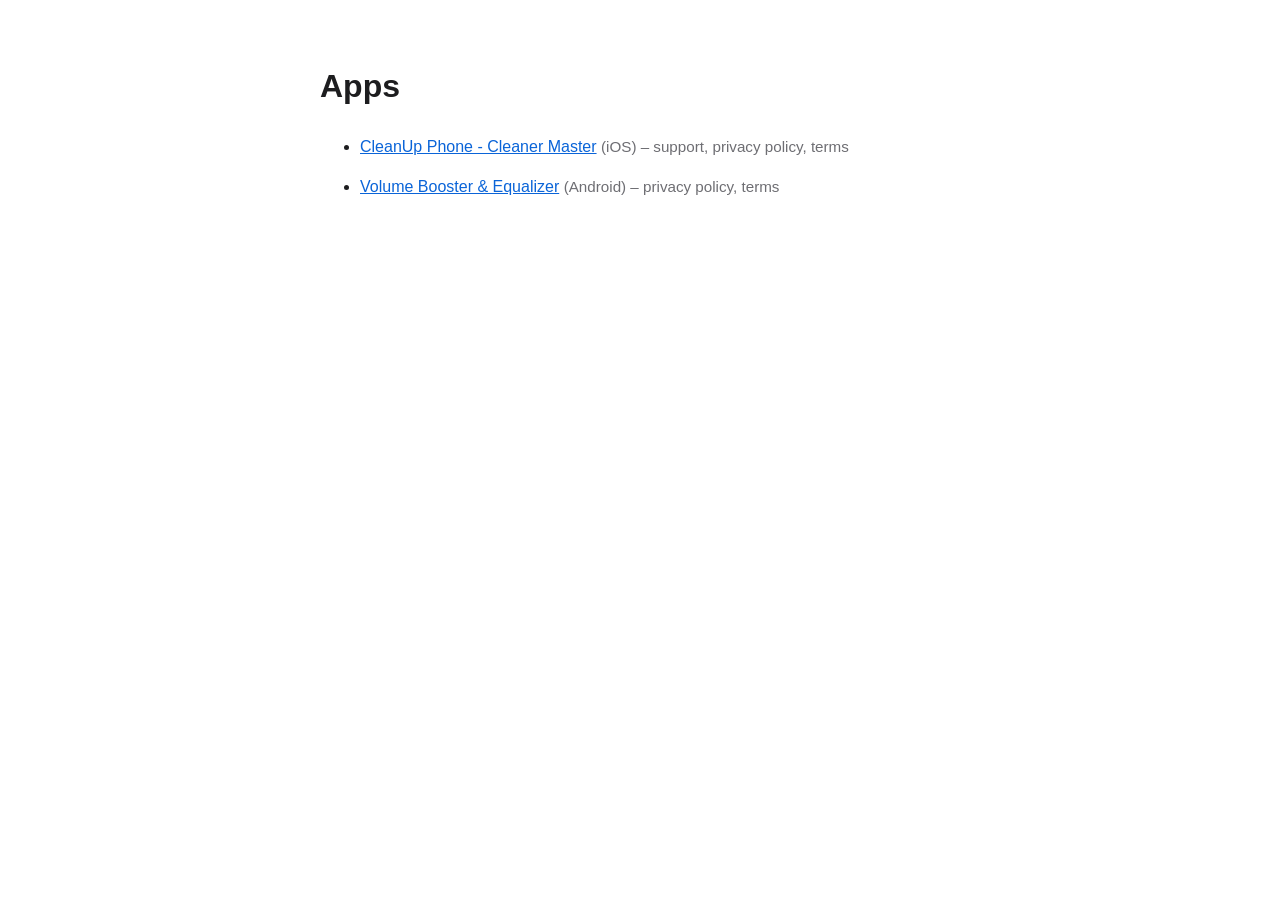
<file: index.html>
<!DOCTYPE html>
<html lang="en">
<head>
<meta charset="utf-8">
<meta name="viewport" content="width=device-width, initial-scale=1">
<title>Apps</title>
<style>
body{font-family:-apple-system,BlinkMacSystemFont,"Segoe UI",Helvetica,Arial,sans-serif;max-width:640px;margin:0 auto;padding:40px 20px;line-height:1.6;color:#1d1d1f;background:#fff}
a{color:#0a64d8}li{margin:14px 0}.muted{color:#6e6e73;font-size:.95rem}
@media(prefers-color-scheme:dark){body{background:#000;color:#f5f5f7}a{color:#4da3ff}.muted{color:#98989d}}
</style>
</head>
<body>
<h1>Apps</h1>
<ul>
<li><a href="cleanmaster/">CleanUp Phone - Cleaner Master</a> <span class="muted">(iOS) &ndash; support, privacy policy, terms</span></li>
<li><a href="volume-boost/">Volume Booster &amp; Equalizer</a> <span class="muted">(Android) &ndash; privacy policy, terms</span></li>
</ul>
</body>
</html>
</file>
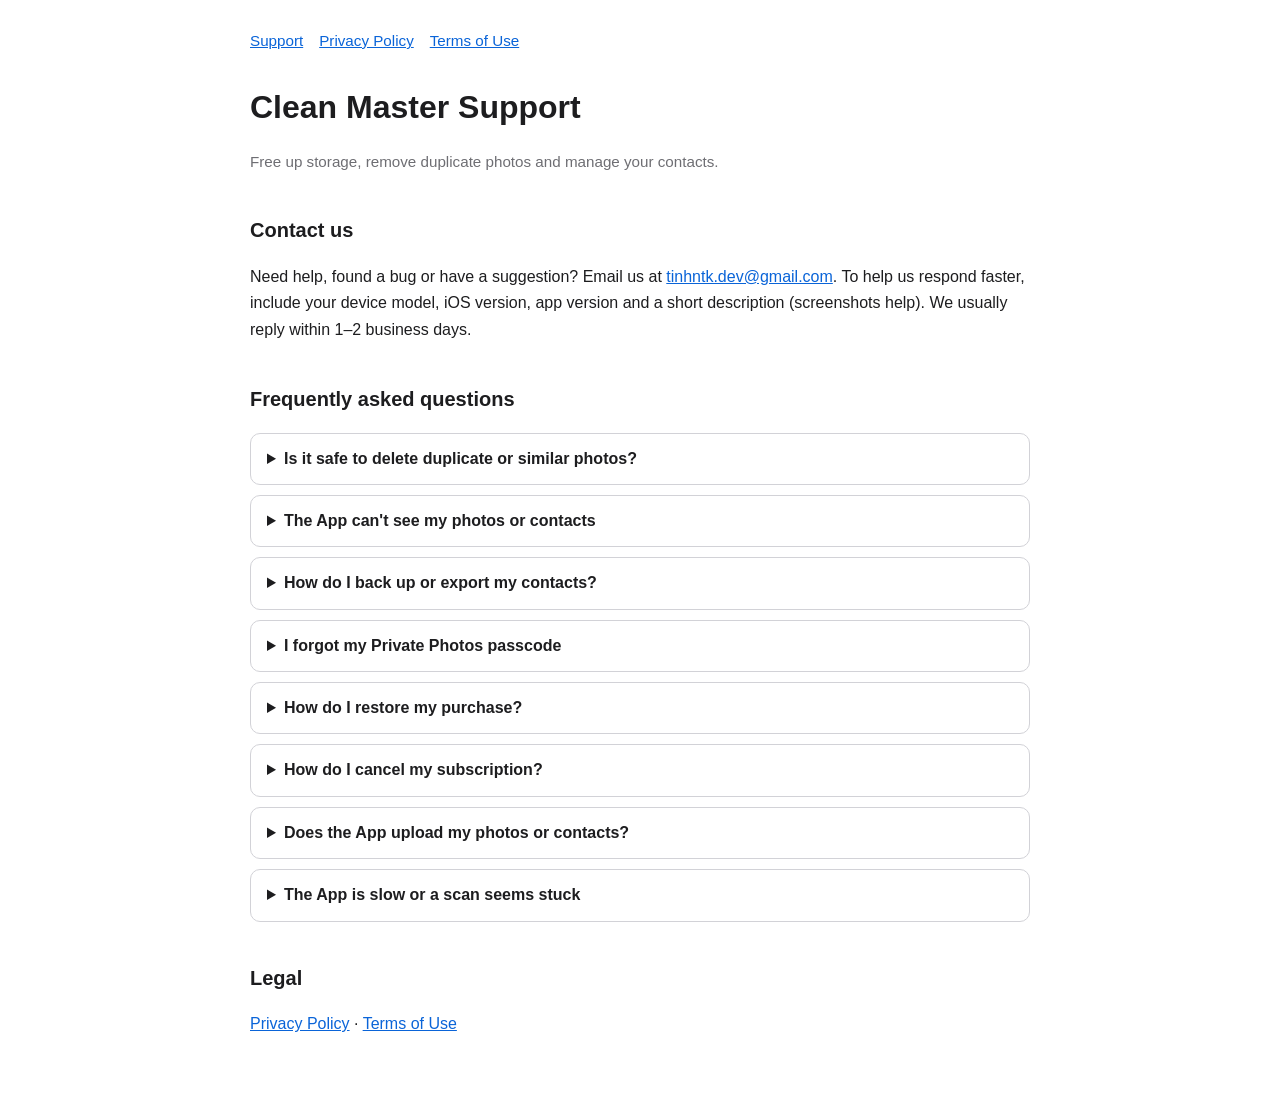
<file: cleanmaster/index.html>
<!DOCTYPE html>
<html lang="en">
<head>
<meta charset="utf-8">
<meta name="viewport" content="width=device-width, initial-scale=1">
<title>Clean Master - Support</title>
<link rel="stylesheet" href="style.css">
</head>
<body>
<nav><a href="index.html">Support</a><a href="PrivacyPolicyCleanerApp.html">Privacy Policy</a><a href="TermsofUseCleanerMaster.html">Terms of Use</a></nav>
<h1>Clean Master Support</h1>
<p class="muted">Free up storage, remove duplicate photos and manage your contacts.</p>

<h2>Contact us</h2>
<p>Need help, found a bug or have a suggestion? Email us at
<a href="mailto:tinhntk.dev@gmail.com?subject=Clean%20Master%20Support">tinhntk.dev@gmail.com</a>.
To help us respond faster, include your device model, iOS version, app version and a short description (screenshots help). We usually reply within 1&ndash;2 business days.</p>

<h2>Frequently asked questions</h2>

<details><summary>Is it safe to delete duplicate or similar photos?</summary>
<p>The App only deletes items you select. Review each group before confirming. Deleted photos move to the <em>Recently Deleted</em> album in Photos, where you can recover them for about 30 days.</p></details>

<details><summary>The App can't see my photos or contacts</summary>
<p>Open iOS <em>Settings &gt; Clean Master</em>, then set <em>Photos</em> to <em>Full Access</em> and turn on <em>Contacts</em>. If you chose "Limited" access, the App only sees the photos you selected.</p></details>

<details><summary>How do I back up or export my contacts?</summary>
<p>Open the Contacts section in the App, choose Backup or Export, and pick where to save or share the file. Backup saves a .vcf file to your iCloud Drive, so iCloud Drive must be turned on in iOS Settings. Export lets you share the file wherever you choose. Backups are created only when you ask for them.</p></details>

<details><summary>I forgot my Private Photos passcode</summary>
<p>If Face ID / Touch ID is enabled you can use it to unlock. Because the vault is stored only on your device and we cannot access it, we cannot recover a forgotten passcode. Deleting the App will permanently remove vault contents, so try to unlock first.</p></details>

<details><summary>How do I restore my purchase?</summary>
<p>Open the subscription screen in the App and tap <em>Restore</em>. Make sure you are signed in to the same Apple ID that made the purchase.</p></details>

<details><summary>How do I cancel my subscription?</summary>
<p>On your iPhone open <em>Settings &gt; [your name] &gt; Subscriptions &gt; Clean Master</em> and tap <em>Cancel Subscription</em>. Deleting the App does not cancel it. For refunds, visit <a href="https://reportaproblem.apple.com">reportaproblem.apple.com</a>, as Apple handles all billing.</p></details>

<details><summary>Does the App upload my photos or contacts?</summary>
<p>No. Scanning and cleaning happen on your device. See our <a href="PrivacyPolicyCleanerApp.html">Privacy Policy</a> for details.</p></details>

<details><summary>The App is slow or a scan seems stuck</summary>
<p>Large libraries can take a few minutes to scan. Keep the App open, make sure your device has some free storage, and try force-quitting and reopening it. If it still happens, email us with your photo count and iOS version.</p></details>

<h2>Legal</h2>
<p><a href="PrivacyPolicyCleanerApp.html">Privacy Policy</a> &middot; <a href="TermsofUseCleanerMaster.html">Terms of Use</a></p>
</body>
</html>
</file>
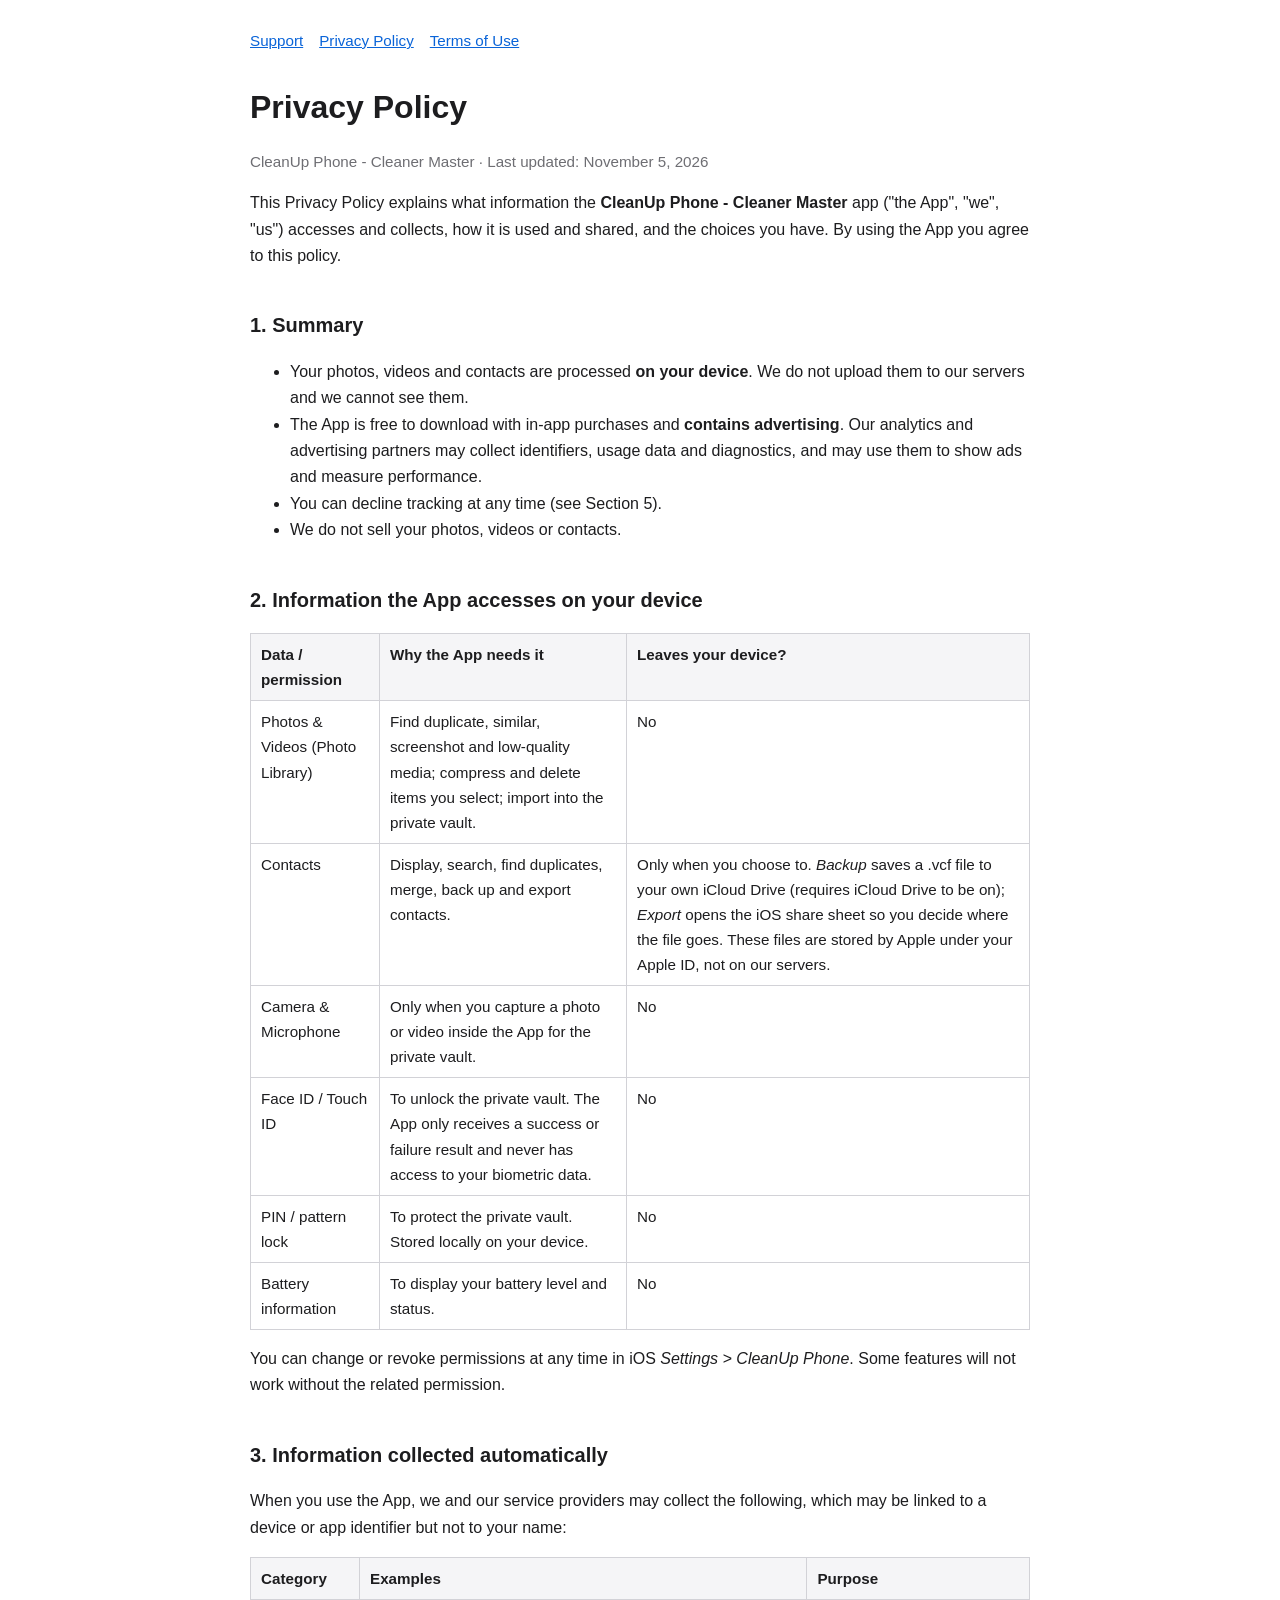
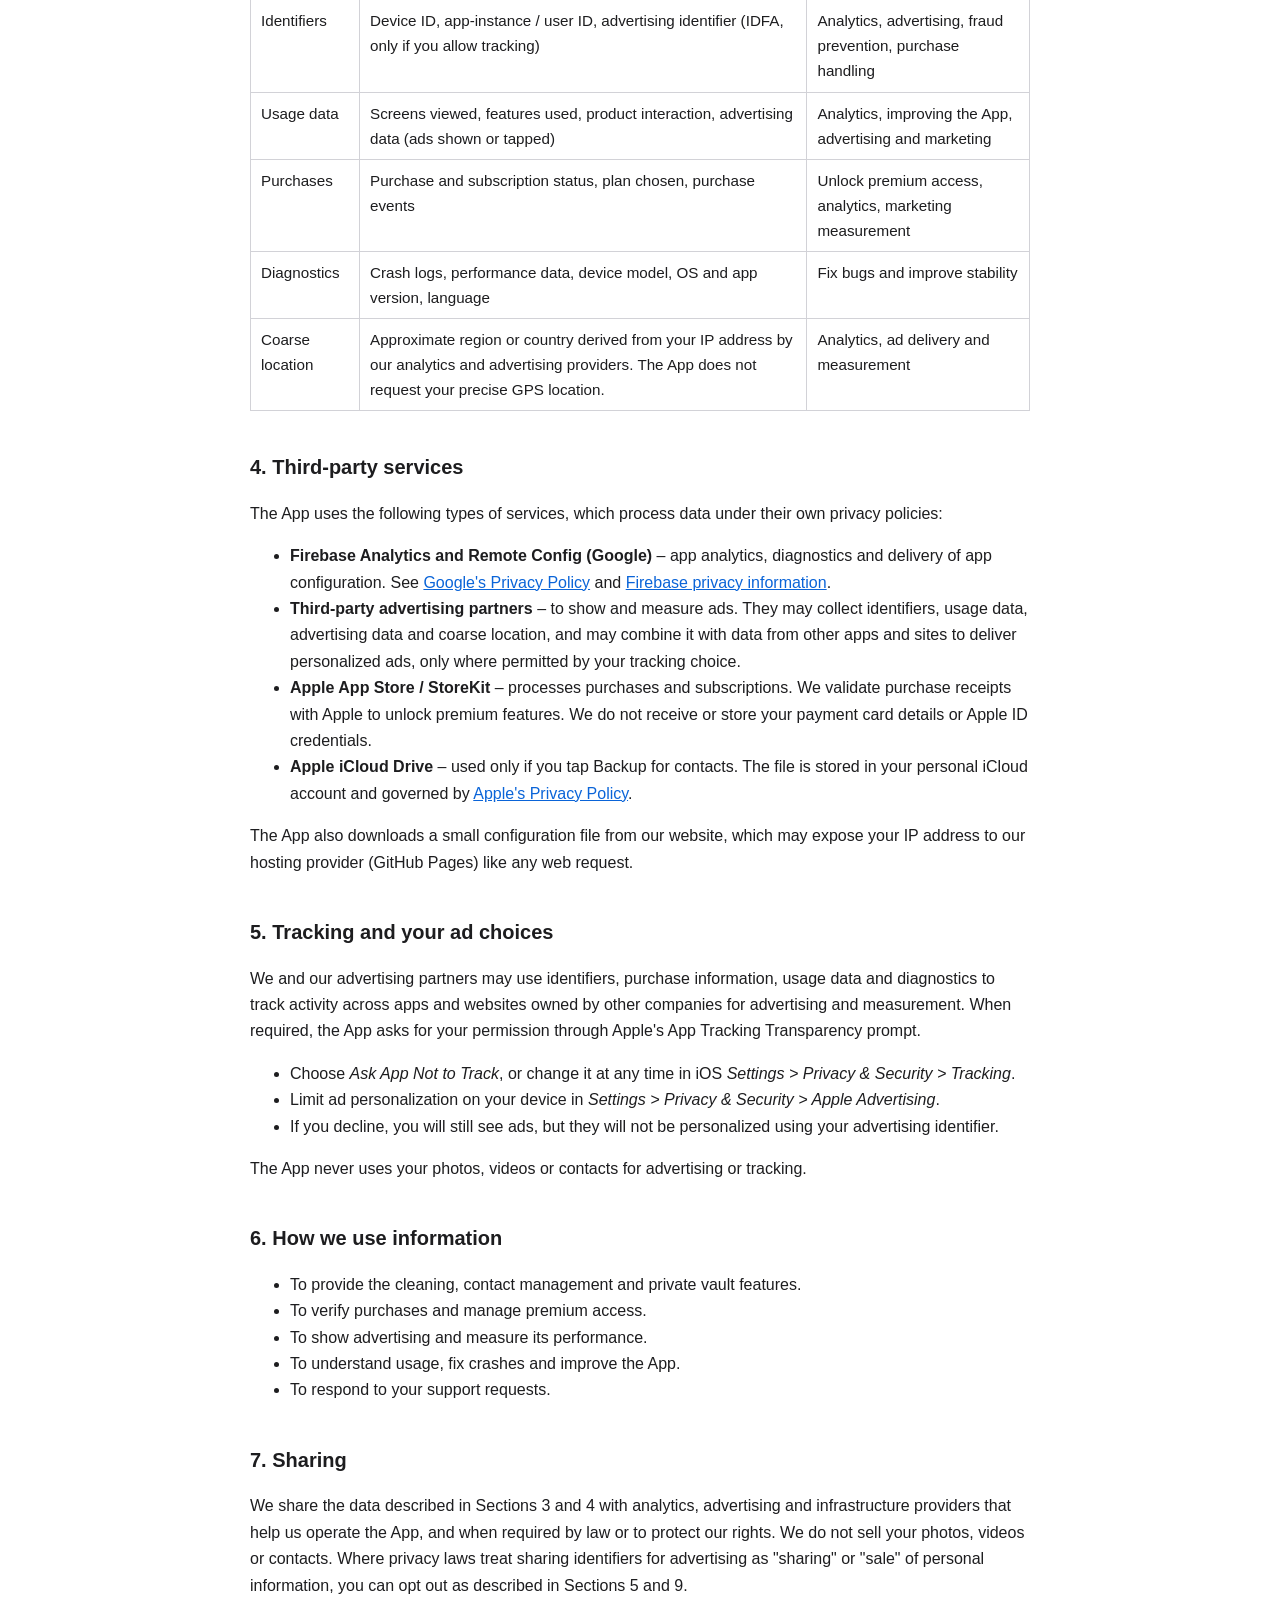
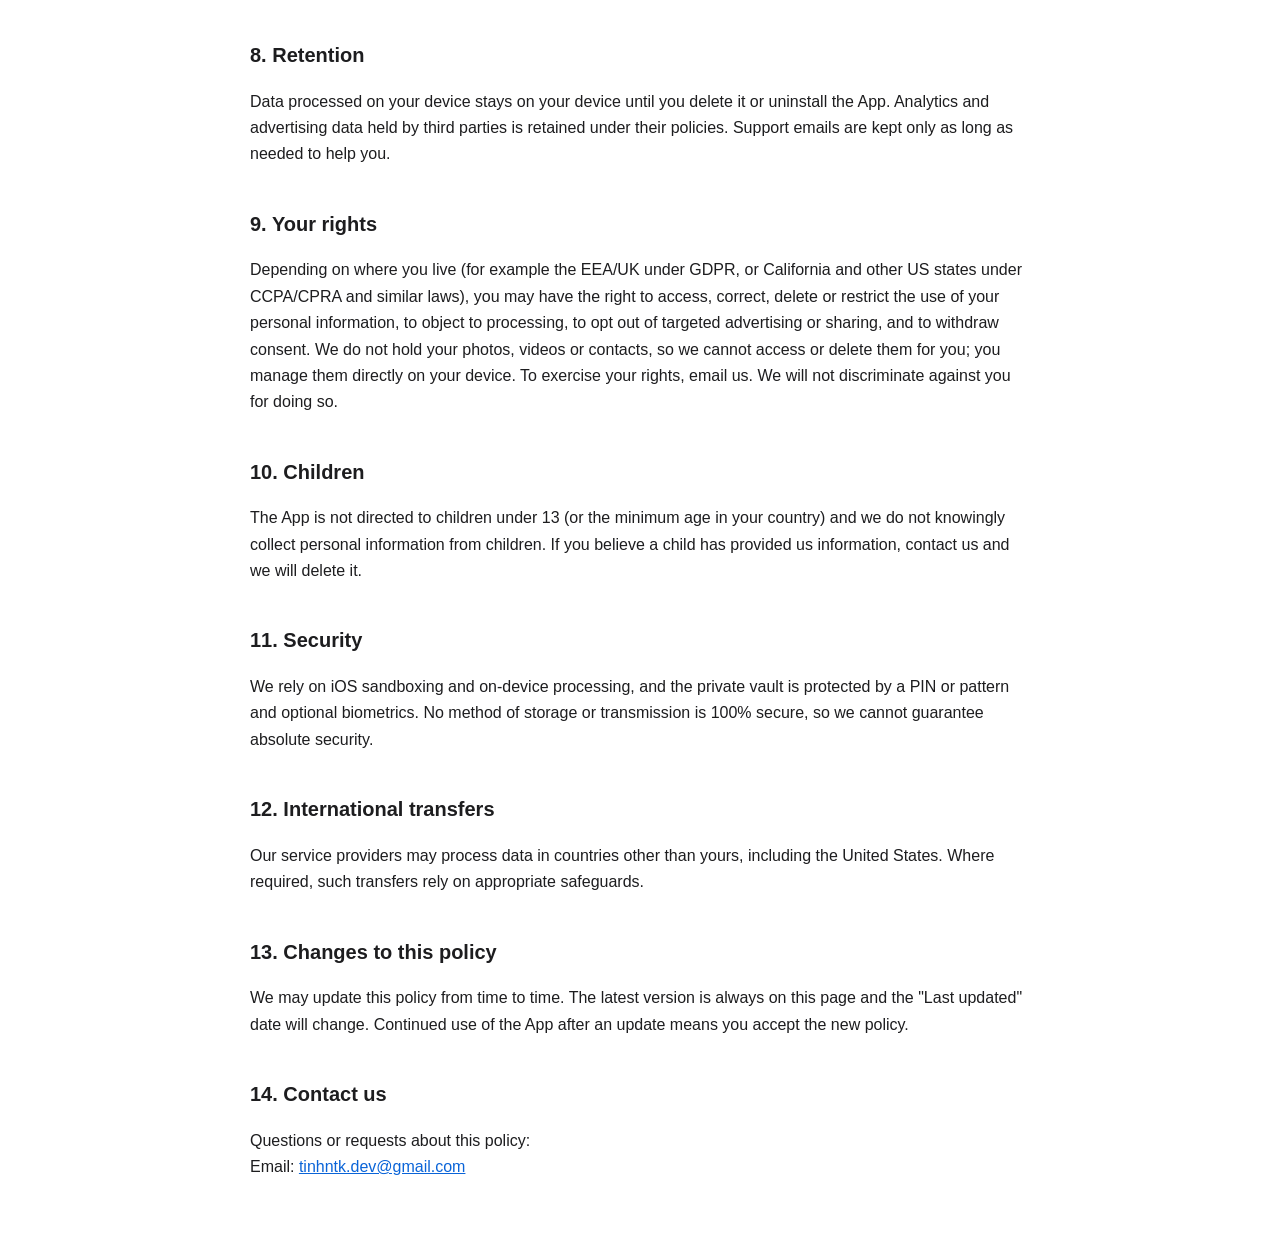
<file: PrivacyPolicyCleanerApp.html>
<!DOCTYPE html>
<html lang="en">
<head>
<meta charset="utf-8">
<meta name="viewport" content="width=device-width, initial-scale=1">
<title>Privacy Policy - CleanUp Phone - Cleaner Master</title>
<link rel="stylesheet" href="style.css">
</head>
<body>
<nav><a href="index.html">Support</a><a href="PrivacyPolicyCleanerApp.html">Privacy Policy</a><a href="TermsofUseCleanerMaster.html">Terms of Use</a></nav>
<h1>Privacy Policy</h1>
<p class="muted">CleanUp Phone - Cleaner Master &middot; Last updated: November 5, 2026</p>

<p>This Privacy Policy explains what information the <strong>CleanUp Phone - Cleaner Master</strong> app ("the App", "we", "us") accesses and collects, how it is used and shared, and the choices you have. By using the App you agree to this policy.</p>

<h2>1. Summary</h2>
<ul>
<li>Your photos, videos and contacts are processed <strong>on your device</strong>. We do not upload them to our servers and we cannot see them.</li>
<li>The App is free to download with in-app purchases and <strong>contains advertising</strong>. Our analytics and advertising partners may collect identifiers, usage data and diagnostics, and may use them to show ads and measure performance.</li>
<li>You can decline tracking at any time (see Section 5).</li>
<li>We do not sell your photos, videos or contacts.</li>
</ul>

<h2>2. Information the App accesses on your device</h2>
<table>
<tr><th>Data / permission</th><th>Why the App needs it</th><th>Leaves your device?</th></tr>
<tr><td>Photos &amp; Videos (Photo Library)</td><td>Find duplicate, similar, screenshot and low-quality media; compress and delete items you select; import into the private vault.</td><td>No</td></tr>
<tr><td>Contacts</td><td>Display, search, find duplicates, merge, back up and export contacts.</td><td>Only when you choose to. <em>Backup</em> saves a .vcf file to your own iCloud Drive (requires iCloud Drive to be on); <em>Export</em> opens the iOS share sheet so you decide where the file goes. These files are stored by Apple under your Apple ID, not on our servers.</td></tr>
<tr><td>Camera &amp; Microphone</td><td>Only when you capture a photo or video inside the App for the private vault.</td><td>No</td></tr>
<tr><td>Face ID / Touch ID</td><td>To unlock the private vault. The App only receives a success or failure result and never has access to your biometric data.</td><td>No</td></tr>
<tr><td>PIN / pattern lock</td><td>To protect the private vault. Stored locally on your device.</td><td>No</td></tr>
<tr><td>Battery information</td><td>To display your battery level and status.</td><td>No</td></tr>
</table>
<p>You can change or revoke permissions at any time in iOS <em>Settings &gt; CleanUp Phone</em>. Some features will not work without the related permission.</p>

<h2>3. Information collected automatically</h2>
<p>When you use the App, we and our service providers may collect the following, which may be linked to a device or app identifier but not to your name:</p>
<table>
<tr><th>Category</th><th>Examples</th><th>Purpose</th></tr>
<tr><td>Identifiers</td><td>Device ID, app-instance / user ID, advertising identifier (IDFA, only if you allow tracking)</td><td>Analytics, advertising, fraud prevention, purchase handling</td></tr>
<tr><td>Usage data</td><td>Screens viewed, features used, product interaction, advertising data (ads shown or tapped)</td><td>Analytics, improving the App, advertising and marketing</td></tr>
<tr><td>Purchases</td><td>Purchase and subscription status, plan chosen, purchase events</td><td>Unlock premium access, analytics, marketing measurement</td></tr>
<tr><td>Diagnostics</td><td>Crash logs, performance data, device model, OS and app version, language</td><td>Fix bugs and improve stability</td></tr>
<tr><td>Coarse location</td><td>Approximate region or country derived from your IP address by our analytics and advertising providers. The App does not request your precise GPS location.</td><td>Analytics, ad delivery and measurement</td></tr>
</table>

<h2>4. Third-party services</h2>
<p>The App uses the following types of services, which process data under their own privacy policies:</p>
<ul>
<li><strong>Firebase Analytics and Remote Config (Google)</strong> &ndash; app analytics, diagnostics and delivery of app configuration. See <a href="https://policies.google.com/privacy">Google's Privacy Policy</a> and <a href="https://firebase.google.com/support/privacy">Firebase privacy information</a>.</li>
<li><strong>Third-party advertising partners</strong> &ndash; to show and measure ads. They may collect identifiers, usage data, advertising data and coarse location, and may combine it with data from other apps and sites to deliver personalized ads, only where permitted by your tracking choice.</li>
<li><strong>Apple App Store / StoreKit</strong> &ndash; processes purchases and subscriptions. We validate purchase receipts with Apple to unlock premium features. We do not receive or store your payment card details or Apple ID credentials.</li>
<li><strong>Apple iCloud Drive</strong> &ndash; used only if you tap Backup for contacts. The file is stored in your personal iCloud account and governed by <a href="https://www.apple.com/legal/privacy/">Apple's Privacy Policy</a>.</li>
</ul>
<p>The App also downloads a small configuration file from our website, which may expose your IP address to our hosting provider (GitHub Pages) like any web request.</p>

<h2>5. Tracking and your ad choices</h2>
<p>We and our advertising partners may use identifiers, purchase information, usage data and diagnostics to track activity across apps and websites owned by other companies for advertising and measurement. When required, the App asks for your permission through Apple's App Tracking Transparency prompt.</p>
<ul>
<li>Choose <em>Ask App Not to Track</em>, or change it at any time in iOS <em>Settings &gt; Privacy &amp; Security &gt; Tracking</em>.</li>
<li>Limit ad personalization on your device in <em>Settings &gt; Privacy &amp; Security &gt; Apple Advertising</em>.</li>
<li>If you decline, you will still see ads, but they will not be personalized using your advertising identifier.</li>
</ul>
<p>The App never uses your photos, videos or contacts for advertising or tracking.</p>

<h2>6. How we use information</h2>
<ul>
<li>To provide the cleaning, contact management and private vault features.</li>
<li>To verify purchases and manage premium access.</li>
<li>To show advertising and measure its performance.</li>
<li>To understand usage, fix crashes and improve the App.</li>
<li>To respond to your support requests.</li>
</ul>

<h2>7. Sharing</h2>
<p>We share the data described in Sections 3 and 4 with analytics, advertising and infrastructure providers that help us operate the App, and when required by law or to protect our rights. We do not sell your photos, videos or contacts. Where privacy laws treat sharing identifiers for advertising as "sharing" or "sale" of personal information, you can opt out as described in Sections 5 and 9.</p>

<h2>8. Retention</h2>
<p>Data processed on your device stays on your device until you delete it or uninstall the App. Analytics and advertising data held by third parties is retained under their policies. Support emails are kept only as long as needed to help you.</p>

<h2>9. Your rights</h2>
<p>Depending on where you live (for example the EEA/UK under GDPR, or California and other US states under CCPA/CPRA and similar laws), you may have the right to access, correct, delete or restrict the use of your personal information, to object to processing, to opt out of targeted advertising or sharing, and to withdraw consent. We do not hold your photos, videos or contacts, so we cannot access or delete them for you; you manage them directly on your device. To exercise your rights, email us. We will not discriminate against you for doing so.</p>

<h2>10. Children</h2>
<p>The App is not directed to children under 13 (or the minimum age in your country) and we do not knowingly collect personal information from children. If you believe a child has provided us information, contact us and we will delete it.</p>

<h2>11. Security</h2>
<p>We rely on iOS sandboxing and on-device processing, and the private vault is protected by a PIN or pattern and optional biometrics. No method of storage or transmission is 100% secure, so we cannot guarantee absolute security.</p>

<h2>12. International transfers</h2>
<p>Our service providers may process data in countries other than yours, including the United States. Where required, such transfers rely on appropriate safeguards.</p>

<h2>13. Changes to this policy</h2>
<p>We may update this policy from time to time. The latest version is always on this page and the "Last updated" date will change. Continued use of the App after an update means you accept the new policy.</p>

<h2>14. Contact us</h2>
<p>Questions or requests about this policy:<br>
Email: <a href="mailto:tinhntk.dev@gmail.com">tinhntk.dev@gmail.com</a></p>
</body>
</html>
</file>
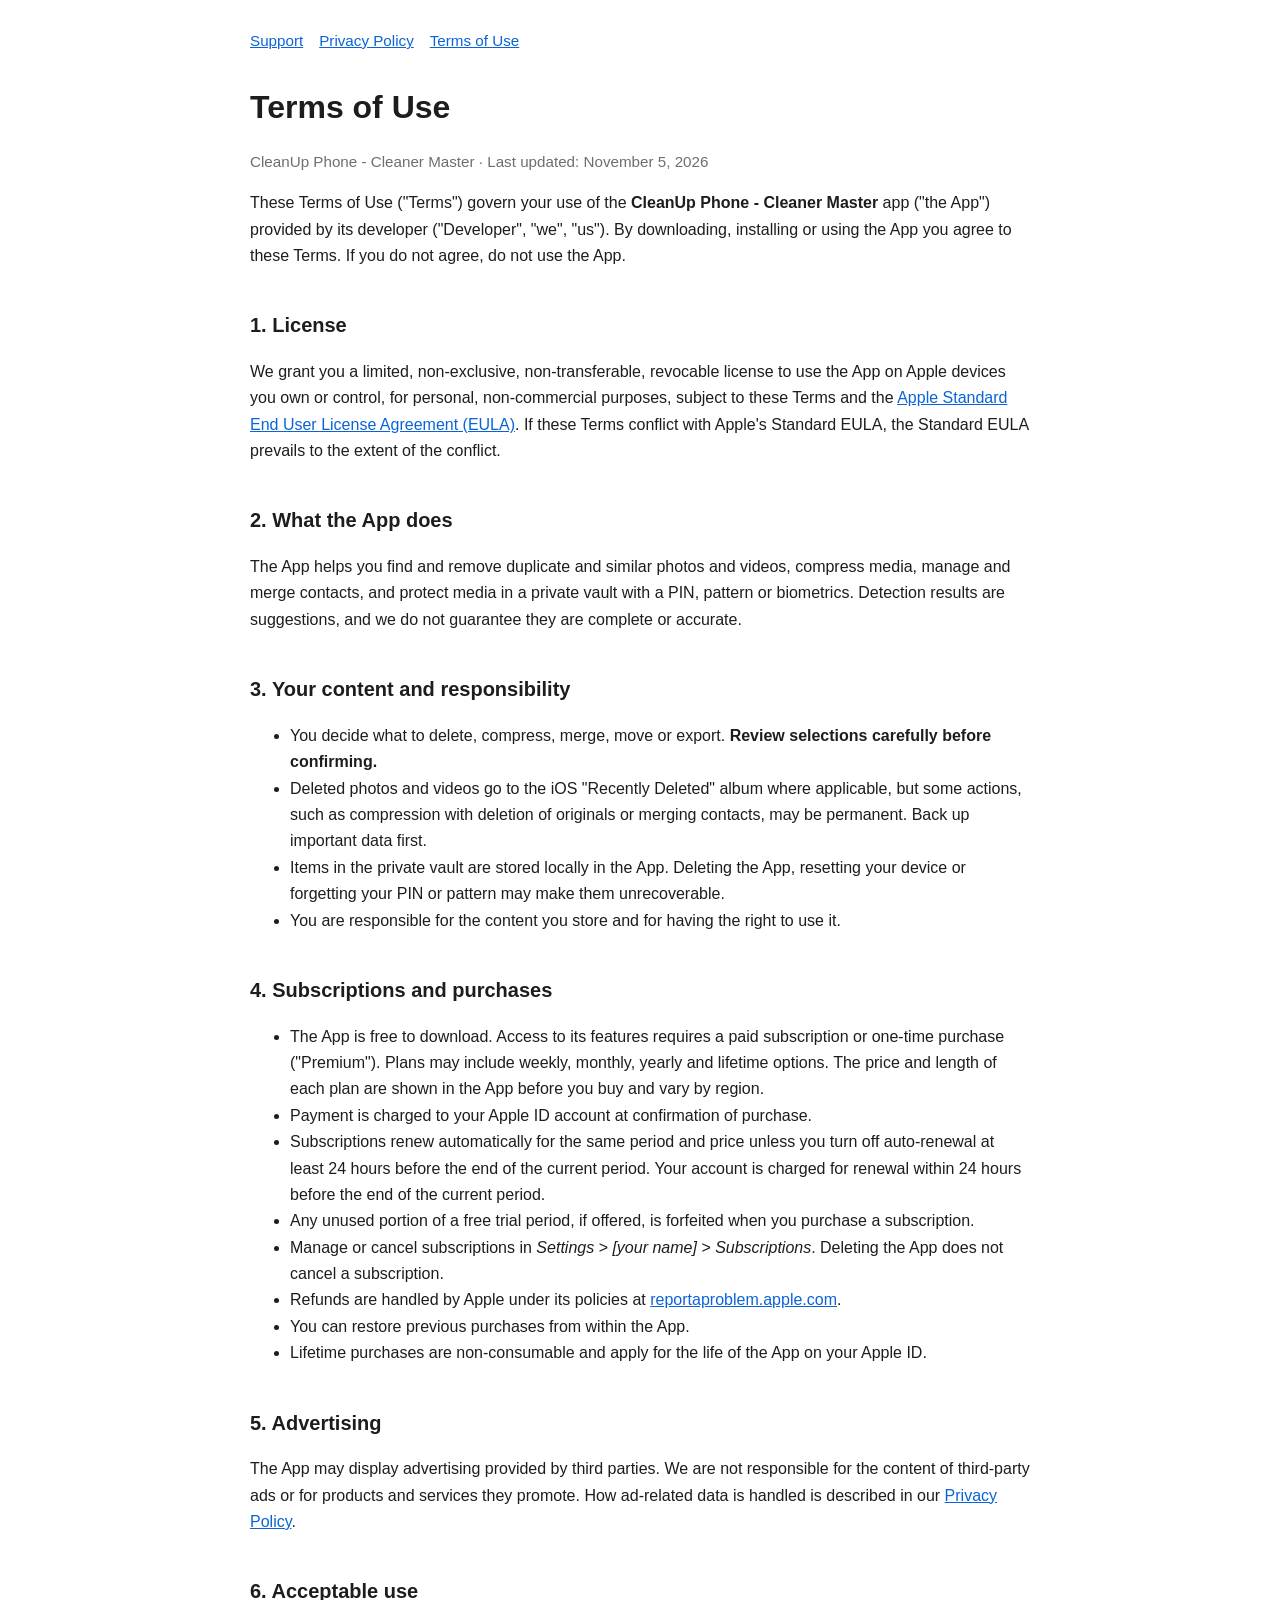
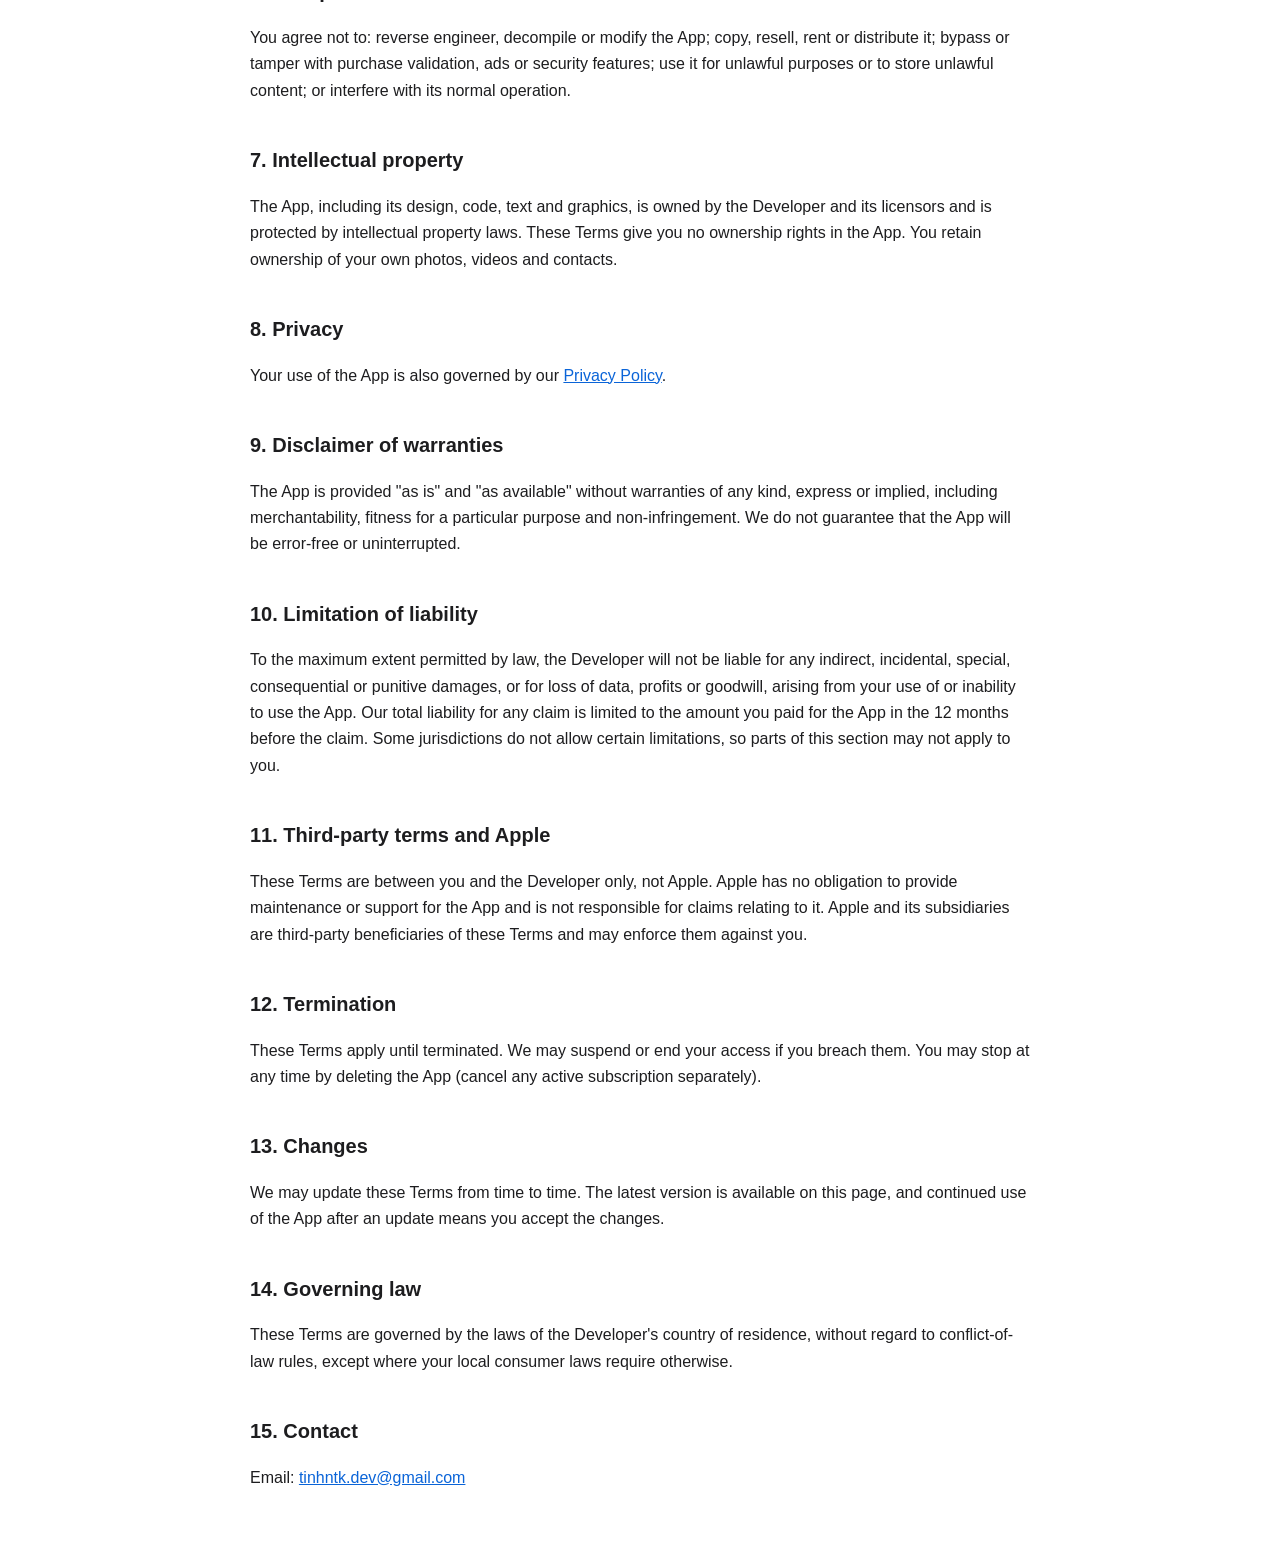
<file: TermsofUseCleanerMaster.html>
<!DOCTYPE html>
<html lang="en">
<head>
<meta charset="utf-8">
<meta name="viewport" content="width=device-width, initial-scale=1">
<title>Terms of Use - CleanUp Phone - Cleaner Master</title>
<link rel="stylesheet" href="style.css">
</head>
<body>
<nav><a href="index.html">Support</a><a href="PrivacyPolicyCleanerApp.html">Privacy Policy</a><a href="TermsofUseCleanerMaster.html">Terms of Use</a></nav>
<h1>Terms of Use</h1>
<p class="muted">CleanUp Phone - Cleaner Master &middot; Last updated: November 5, 2026</p>

<p>These Terms of Use ("Terms") govern your use of the <strong>CleanUp Phone - Cleaner Master</strong> app ("the App") provided by its developer ("Developer", "we", "us"). By downloading, installing or using the App you agree to these Terms. If you do not agree, do not use the App.</p>

<h2>1. License</h2>
<p>We grant you a limited, non-exclusive, non-transferable, revocable license to use the App on Apple devices you own or control, for personal, non-commercial purposes, subject to these Terms and the <a href="https://www.apple.com/legal/internet-services/itunes/dev/stdeula/">Apple Standard End User License Agreement (EULA)</a>. If these Terms conflict with Apple's Standard EULA, the Standard EULA prevails to the extent of the conflict.</p>

<h2>2. What the App does</h2>
<p>The App helps you find and remove duplicate and similar photos and videos, compress media, manage and merge contacts, and protect media in a private vault with a PIN, pattern or biometrics. Detection results are suggestions, and we do not guarantee they are complete or accurate.</p>

<h2>3. Your content and responsibility</h2>
<ul>
<li>You decide what to delete, compress, merge, move or export. <strong>Review selections carefully before confirming.</strong></li>
<li>Deleted photos and videos go to the iOS "Recently Deleted" album where applicable, but some actions, such as compression with deletion of originals or merging contacts, may be permanent. Back up important data first.</li>
<li>Items in the private vault are stored locally in the App. Deleting the App, resetting your device or forgetting your PIN or pattern may make them unrecoverable.</li>
<li>You are responsible for the content you store and for having the right to use it.</li>
</ul>

<h2>4. Subscriptions and purchases</h2>
<ul>
<li>The App is free to download. Access to its features requires a paid subscription or one-time purchase ("Premium"). Plans may include weekly, monthly, yearly and lifetime options. The price and length of each plan are shown in the App before you buy and vary by region.</li>
<li>Payment is charged to your Apple ID account at confirmation of purchase.</li>
<li>Subscriptions renew automatically for the same period and price unless you turn off auto-renewal at least 24 hours before the end of the current period. Your account is charged for renewal within 24 hours before the end of the current period.</li>
<li>Any unused portion of a free trial period, if offered, is forfeited when you purchase a subscription.</li>
<li>Manage or cancel subscriptions in <em>Settings &gt; [your name] &gt; Subscriptions</em>. Deleting the App does not cancel a subscription.</li>
<li>Refunds are handled by Apple under its policies at <a href="https://reportaproblem.apple.com">reportaproblem.apple.com</a>.</li>
<li>You can restore previous purchases from within the App.</li>
<li>Lifetime purchases are non-consumable and apply for the life of the App on your Apple ID.</li>
</ul>

<h2>5. Advertising</h2>
<p>The App may display advertising provided by third parties. We are not responsible for the content of third-party ads or for products and services they promote. How ad-related data is handled is described in our <a href="PrivacyPolicyCleanerApp.html">Privacy Policy</a>.</p>

<h2>6. Acceptable use</h2>
<p>You agree not to: reverse engineer, decompile or modify the App; copy, resell, rent or distribute it; bypass or tamper with purchase validation, ads or security features; use it for unlawful purposes or to store unlawful content; or interfere with its normal operation.</p>

<h2>7. Intellectual property</h2>
<p>The App, including its design, code, text and graphics, is owned by the Developer and its licensors and is protected by intellectual property laws. These Terms give you no ownership rights in the App. You retain ownership of your own photos, videos and contacts.</p>

<h2>8. Privacy</h2>
<p>Your use of the App is also governed by our <a href="PrivacyPolicyCleanerApp.html">Privacy Policy</a>.</p>

<h2>9. Disclaimer of warranties</h2>
<p>The App is provided "as is" and "as available" without warranties of any kind, express or implied, including merchantability, fitness for a particular purpose and non-infringement. We do not guarantee that the App will be error-free or uninterrupted.</p>

<h2>10. Limitation of liability</h2>
<p>To the maximum extent permitted by law, the Developer will not be liable for any indirect, incidental, special, consequential or punitive damages, or for loss of data, profits or goodwill, arising from your use of or inability to use the App. Our total liability for any claim is limited to the amount you paid for the App in the 12 months before the claim. Some jurisdictions do not allow certain limitations, so parts of this section may not apply to you.</p>

<h2>11. Third-party terms and Apple</h2>
<p>These Terms are between you and the Developer only, not Apple. Apple has no obligation to provide maintenance or support for the App and is not responsible for claims relating to it. Apple and its subsidiaries are third-party beneficiaries of these Terms and may enforce them against you.</p>

<h2>12. Termination</h2>
<p>These Terms apply until terminated. We may suspend or end your access if you breach them. You may stop at any time by deleting the App (cancel any active subscription separately).</p>

<h2>13. Changes</h2>
<p>We may update these Terms from time to time. The latest version is available on this page, and continued use of the App after an update means you accept the changes.</p>

<h2>14. Governing law</h2>
<p>These Terms are governed by the laws of the Developer's country of residence, without regard to conflict-of-law rules, except where your local consumer laws require otherwise.</p>

<h2>15. Contact</h2>
<p>Email: <a href="mailto:tinhntk.dev@gmail.com">tinhntk.dev@gmail.com</a></p>
</body>
</html>
</file>
<file: cleanmaster/style.css>
body{font-family:-apple-system,BlinkMacSystemFont,"Segoe UI",Helvetica,Arial,sans-serif;max-width:780px;margin:0 auto;padding:28px 20px 60px;line-height:1.65;color:#1d1d1f;background:#fff}
h1{font-size:2rem;margin-bottom:.2em}h2{font-size:1.25rem;margin-top:2em}h3{font-size:1.05rem;margin-top:1.4em}
a{color:#0a64d8}.muted{color:#6e6e73;font-size:.95rem}
table{border-collapse:collapse;width:100%;margin:1em 0}th,td{border:1px solid #d2d2d7;padding:8px 10px;text-align:left;vertical-align:top;font-size:.95rem}th{background:#f5f5f7}
nav{margin-bottom:28px;font-size:.95rem}nav a{margin-right:16px}
details{border:1px solid #d2d2d7;border-radius:10px;padding:12px 16px;margin:10px 0}summary{cursor:pointer;font-weight:600}
@media(prefers-color-scheme:dark){body{background:#000;color:#f5f5f7}a{color:#4da3ff}th{background:#1c1c1e}th,td,details{border-color:#38383a}.muted{color:#98989d}}
</file>
<file: style.css>
body{font-family:-apple-system,BlinkMacSystemFont,"Segoe UI",Helvetica,Arial,sans-serif;max-width:780px;margin:0 auto;padding:28px 20px 60px;line-height:1.65;color:#1d1d1f;background:#fff}
h1{font-size:2rem;margin-bottom:.2em}h2{font-size:1.25rem;margin-top:2em}h3{font-size:1.05rem;margin-top:1.4em}
a{color:#0a64d8}.muted{color:#6e6e73;font-size:.95rem}
table{border-collapse:collapse;width:100%;margin:1em 0}th,td{border:1px solid #d2d2d7;padding:8px 10px;text-align:left;vertical-align:top;font-size:.95rem}th{background:#f5f5f7}
nav{margin-bottom:28px;font-size:.95rem}nav a{margin-right:16px}
details{border:1px solid #d2d2d7;border-radius:10px;padding:12px 16px;margin:10px 0}summary{cursor:pointer;font-weight:600}
@media(prefers-color-scheme:dark){body{background:#000;color:#f5f5f7}a{color:#4da3ff}th{background:#1c1c1e}th,td,details{border-color:#38383a}.muted{color:#98989d}}
</file>
